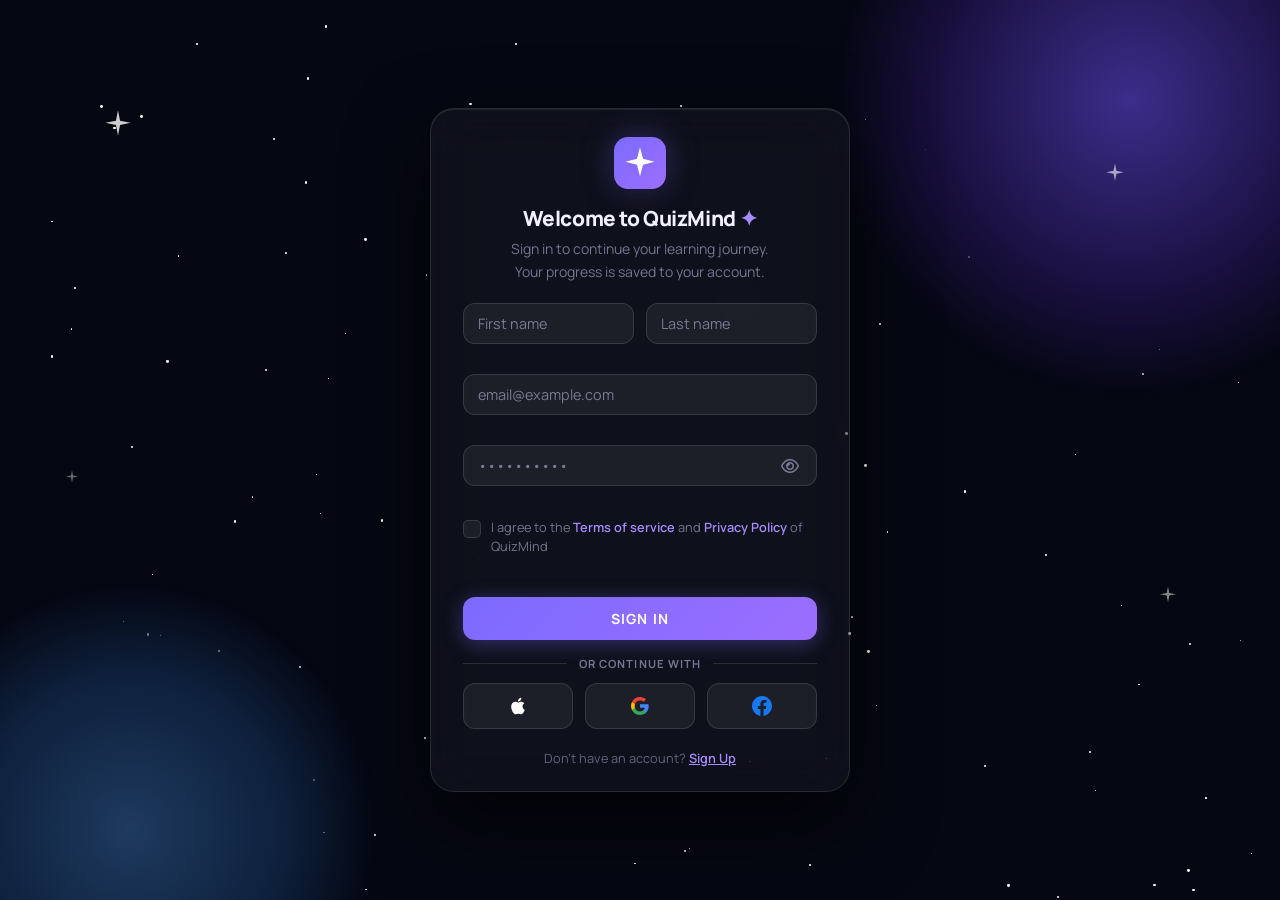
<file: index.html>
<!DOCTYPE html>
<html lang="en">

<!-- ============================================================
     HEAD
     ============================================================ -->

<head>
    <meta charset="UTF-8">
    <meta name="viewport" content="width=device-width, initial-scale=1.0">
    <title>QuizMind</title>
    <meta name="description" content="A modern and elegant quiz experience.">
    <link rel="preconnect" href="https://fonts.googleapis.com">
    <link rel="preconnect" href="https://fonts.gstatic.com" crossorigin>
    <link
        href="https://fonts.googleapis.com/css2?family=Manrope:wght@400;500;600;700;800&family=Inter:wght@400;500;600;700&display=swap"
        rel="stylesheet">
    <link rel="stylesheet" href="https://cdnjs.cloudflare.com/ajax/libs/font-awesome/6.5.0/css/all.min.css"
    crossorigin="anonymous" referrerpolicy="no-referrer" />
    <link rel="stylesheet" href="style.css">
</head>

<body>
    <!-- ============================================================
     HEADER
     ============================================================ -->
    <header class="global-header">
        <div class="header-inner">
            <div class="logo" style="cursor: pointer;">QuizMind</div>

            <nav class="main-nav">
                <a href="#" id="nav-browse" class="nav-link active">Browse</a>
                <a href="#" id="nav-categories" class="nav-link">Categories</a>
                <a href="#" id="nav-leaderboard" class="nav-link">Leaderboard</a>
                <a href="#" id="nav-my-quizzes" class="nav-link">My Quizzes</a>
            </nav>

            <div class="header-right">
                <div class="header-auth">
                    <a href="login.html" class="nav-link sign-in-link" id="nav-sign-in">Sign In</a>
                    <button class="btn btn-primary btn-sm get-started-btn" id="btn-get-started"
                        onclick="window.location.href='signup.html'">Get Started</button>

                    <span id="user-display-desktop"
                        style="display: none; font-size: 0.9rem; font-weight: 500; margin-right: 0.5rem; opacity: 0.8;"></span>
                    <button id="logout-btn-desktop" class="btn btn-ghost"
                        style="display: none; color: #e74c3c;">Logout</button>

                    <button id="theme-toggle" class="btn btn-ghost">
                        <i class="fa-solid fa-moon"></i>
                    </button>
                </div>
                <div class="header-close">
                    <button class="btn-icon"><i class="fa-solid fa-xmark"></i></button>
                </div>
                <button class="hamburger-btn" id="hamburger-btn" aria-label="Open menu" aria-expanded="false">
                    <span class="ham-bar"></span>
                    <span class="ham-bar"></span>
                    <span class="ham-bar"></span>
                </button>
            </div>

            <div class="mobile-drawer" id="mobile-drawer" aria-hidden="true">
                <div class="mobile-drawer-inner">
                    <nav class="mobile-nav">
                        <a href="#" id="mob-nav-browse" class="mob-nav-link active"><i class="fa-solid fa-compass"></i>
                            Browse</a>
                        <a href="#" id="mob-nav-categories" class="mob-nav-link"><i class="fa-solid fa-grid-2"></i>
                            Categories</a>
                        <a href="#" id="mob-nav-leaderboard" class="mob-nav-link"><i class="fa-solid fa-trophy"></i>
                            Leaderboard</a>
                        <a href="#" id="mob-nav-my-quizzes" class="mob-nav-link"><i class="fa-solid fa-bookmark"></i> My
                            Quizzes</a>
                    </nav>
                    <div class="mobile-drawer-auth">
                        <div id="guest-ui-mobile">
                            <a href="login.html" class="mob-sign-in-link mob-nav-link"
                                style="margin-bottom: 0.75rem;"><i class="fa-regular fa-user"></i> Sign In</a>
                            <button class="btn btn-primary w-full" id="mob-get-started-btn"
                                onclick="window.location.href='signup.html'">Get Started Free</button>
                        </div>

                        <div id="auth-ui-mobile" style="display: none; text-align: left;">
                            <div id="user-display-mobile"
                                style="font-size: 0.9rem; font-weight: 600; padding: 0.5rem; margin-bottom: 0.5rem; border-bottom: 1px solid rgba(0,0,0,0.1); opacity: 0.8;">
                            </div>
                            <button id="logout-btn-mobile" class="btn w-full"
                                style="background-color: #e74c3c; color: white;">Logout</button>
                        </div>
                    </div>
                </div>
            </div>
            <div class="drawer-backdrop" id="drawer-backdrop"></div>

        </div>
    </header>


    <!-- ============================================================
     MAIN — JS toggles .active on each section to show/hide views
     ============================================================ -->
    <main class="app-main">


        <!-- ========================================================
         VIEW: LANDING
         ======================================================== -->
        <section id="landing-view" class="view active">
            <div class="hero-container">

                <div class="hero-text">
                    <div class="hero-pill">Unlock Your Potential</div>
                    <h1 class="hero-title">Master New Skills with Curated <span class="text-highlight">Interactive
                            Quizzes</span></h1>
                    <p class="hero-desc">Join thousands of creative professionals sharpening their craft through daily
                        challenges and community-driven learning.</p>
                    <div class="hero-actions">
                        <button id="btn-browse" class="btn btn-primary">Start Your Journey</button>
                        <button class="btn btn-outline"><span class="icon"><i class="fa-solid fa-play"></i></span> See
                            How It Works</button>
                    </div>
                </div>

                <div class="hero-image-wrapper">
                    <div class="hero-image-placeholder">
                        <img src="images/landingpage1.jpg" class="hero-image" />
                        <div class="hero-overlay"></div>
                    </div>
                </div>

                <div class="trending-section">
                    <div class="section-header">
                        <div>
                            <h2 class="section-title">Trending Categories</h2>
                            <p class="section-subtitle">The most popular paths for modern designers</p>
                        </div>
                        <a href="#" class="explore-link">Explore All Categories</a>
                    </div>
                    <div class="trending-grid">
                        <div class="trending-card">
                            <div class="card-icon blue"><i class="fa-solid fa-globe"></i></div>
                            <h3>Web Design</h3>
                            <p>Responsive layouts, modern CSS, and performance optimization.</p>
                            <div class="card-stats">142 Quizzes • 12k Learners</div>
                            <button class="btn btn-light w-full">Browse Quizzes</button>
                        </div>
                        <div class="trending-card">
                            <div class="card-icon blue"><i class="fa-solid fa-pen-to-square"></i></div>
                            <h3>UX Design</h3>
                            <p>User research, behavioral psychology, and information architecture.</p>
                            <div class="card-stats">211 Quizzes • 45k Learners</div>
                            <button class="btn btn-light w-full">Browse Quizzes</button>
                        </div>
                        <div class="trending-card">
                            <div class="card-icon blue"><i class="fa-solid fa-film"></i></div>
                            <h3>Motion Graphics</h3>
                            <p>Timing curves, physics-based animation, and storytelling.</p>
                            <div class="card-stats">85 Quizzes • 8k Learners</div>
                            <button class="btn btn-light w-full">Browse Quizzes</button>
                        </div>
                    </div>
                </div>

                <div class="steps-section">
                    <h2 class="section-title center">Three Steps to Mastery</h2>
                    <div class="steps-flow">
                        <div class="step">
                            <div class="step-circle"><i class="fa-solid fa-magnifying-glass"></i></div>
                            <h4>Discover</h4>
                            <p>Browse our library of thousands of community-verified design quizzes.</p>
                        </div>
                        <div class="step-line"></div>
                        <div class="step">
                            <div class="step-circle"><i class="fa-solid fa-rocket"></i></div>
                            <h4>Challenge</h4>
                            <p>Put your knowledge to the test with time-based interactive sessions.</p>
                        </div>
                        <div class="step-line"></div>
                        <div class="step">
                            <div class="step-circle"><i class="fa-solid fa-chart-line"></i></div>
                            <h4>Improve</h4>
                            <p>Get instant feedback and personalized recommendations for growth.</p>
                        </div>
                    </div>
                </div>

                <div class="cta-section">
                    <div class="cta-inner">
                        <h2 class="cta-title">Ready to test your design IQ?</h2>
                        <p class="cta-subtitle">Join a community of 50,000+ designers level up their careers every day.
                        </p>
                        <button class="btn btn-primary-light"
                            onclick="document.getElementById('btn-browse').click();">Get Started Free</button>
                    </div>
                </div>

            </div>
        </section>
        <!-- /VIEW: LANDING -->


        <!-- ========================================================
         VIEW: CATEGORIES
         ======================================================== -->
        <section id="categories-view" class="view">
            <div class="explore-header">
                <h1 class="section-title center">Explore Knowledge</h1>
                <p class="section-subtitle center max-w-md mx-auto">Dive into our curated collection of quizzes. From
                    artistic movements to quantum physics, find the perfect challenge for your curious mind.</p>
            </div>

            <div id="categories-grid" class="mockup-categories-grid">
                <!-- Injected by JS -->
            </div>

            <div class="weekly-special">
                <div class="weekly-text">
                    <div class="weekly-pill">Weekly Special</div>
                    <h2 class="weekly-title">Master the Classics</h2>
                    <p>This week, we're highlighting our new "Classical Civilizations" series. Unlock exclusive badges
                        and climb the leaderboards.</p>
                    <div class="weekly-badges">
                        <span class="badge"><span class="icon"><i class="fa-regular fa-star"></i></span> Exclusive
                            Rewards</span>
                        <span class="badge"><span class="icon"><i class="fa-regular fa-users"></i></span> 1.2k Active
                            Now</span>
                    </div>
                </div>
                <div class="weekly-image-wrapper">
                    <div class="weekly-image"></div>
                    <div class="floating-badge-2">
                        <div class="fb2-icon"><i class="fa-thin fa-play"></i></div>
                        <div class="fb2-text"><strong>Recommended For You</strong><br>The Roman Empire: Rise and Fall
                        </div>
                    </div>
                </div>
            </div>
        </section>
        <!-- /VIEW: CATEGORIES -->


        <!-- ========================================================
         VIEW: QUIZ INTRO
         ======================================================== -->
        <section id="intro-view" class="view">
            <div class="intro-wrapper">
                <div class="intro-top-section">
                    <div class="intro-image-pane"></div>
                    <div class="intro-content">
                        <div class="intro-category-tag"><span class="icon-grid"></span> <span
                                class="tag-text">Quizz</span></div>
                        <h1 id="intro-title" class="intro-title">Principles of Contemporary Web Design</h1>
                        <div class="intro-pills">
                            <div class="intro-pill"><span class="icon-file"></span> <span
                                    id="intro-question-count">5</span> Questions</div>
                            <div class="intro-pill"><span class="icon-clock"></span> <span
                                    id="intro-time-estimate">10</span> Minutes</div>
                            <div class="intro-pill"><span class="icon-graph"></span> Intermediate</div>
                        </div>
                        <div class="intro-desc">
                            <p><strong>What's covered:</strong></p>
                            <p class="desc-p"></p>
                        </div>
                        <div class="intro-actions">
                            <button id="btn-start-quiz" class="btn btn-primary btn-large">Start Quiz</button>
                            <button class="btn btn-ghost ml-4"
                                onclick="document.getElementById('btn-back-categories').click();">Cancel and Go
                                Back</button>
                        </div>
                    </div>
                </div>

                <div class="intro-stats">
                    <div class="stat-card">
                        <div class="stat-icon-wrap"><span class="stat-icon-img users"><i
                                    class="fa-solid fa-users"></i></span></div>
                        <h3>12,400+</h3>
                        <p>Students Enrolled</p>
                    </div>
                    <div class="stat-card">
                        <div class="stat-icon-wrap"><span class="stat-icon-img star"><i
                                    class="fa-regular fa-star"></i></span></div>
                        <h3>4.8 / 5.0</h3>
                        <p>Average Rating</p>
                    </div>
                    <div class="stat-card">
                        <div class="stat-icon-wrap"><span class="stat-icon-img badge"><i
                                    class="fa-solid fa-award"></i></span></div>
                        <h3>Certificate</h3>
                        <p>Available on Success</p>
                    </div>
                </div>

                <button id="btn-back-categories" style="display:none;"></button>
            </div>
        </section>
        <!-- /VIEW: QUIZ INTRO -->


        <!-- ========================================================
         VIEW: ACTIVE QUIZ
         ======================================================== -->
        <section id="quiz-view" class="view">
            <header class="quiz-header">
                <div class="quiz-header-top">
                    <div class="quiz-t-left">Web Design Mastery</div>
                    <div id="progress-text" class="quiz-t-center">Question 1 of 5</div>
                    <div class="quiz-t-right">Time Remaining: 14:52</div>
                </div>
                <div class="progress-bar-bg">
                    <div id="progress-bar-fill" class="progress-bar-fill"></div>
                </div>
            </header>

            <div class="question-container">
                <div class="q-card">
                    <h2 id="question-text" class="headline-md">What is the primary goal of User Experience (UX) design?
                    </h2>
                </div>
                <div id="answers-grid" class="options-grid">
                    <!-- Injected by JS -->
                </div>
            </div>

            <footer class="quiz-footer">
                <button class="btn btn-light">Previous Question</button>
                <button id="btn-next" class="btn btn-primary" disabled>Next Question &rarr;</button>
            </footer>
        </section>
        <!-- /VIEW: ACTIVE QUIZ -->


        <!-- ========================================================
         VIEW: RESULTS
         ======================================================== -->
        <section id="results-view" class="view">
            <div class="results-container">
                <div class="results-header">
                    <div class="trophy-icon"><i class="fa-solid fa-trophy" style="color: rgb(252, 255, 59);"></i></div>
                    <h1 class="results-title">Congratulations!</h1>
                    <p id="feedback-message" class="results-subtitle">You've mastered this challenge with flying colors.
                    </p>
                </div>

                <div class="score-main-card">
                    <div class="score-label">FINAL SCORE</div>
                    <div class="score-number-wrapper">
                        <span id="final-score">5 / 5</span>
                    </div>
                    <div class="accuracy-pill">
                        <span class="icon"><i class="fa-solid fa-check" style="color: rgb(29, 184, 46);"></i></span>
                        100% Accuracy
                    </div>
                </div>

                <div class="results-stats-row">
                    <div class="stat-box">
                        <div class="stat-icon star"><i class="fa-regular fa-star"></i></div>
                        <div class="stat-label">Points Earned</div>
                        <div class="stat-val">1,250 XP</div>
                    </div>
                    <div class="stat-box">
                        <div class="stat-icon clock">
                            <i class="fa-duotone fa-solid fa-hourglass-start fa-2xs"
                                style="--fa-primary-color: rgb(177, 151, 252); --fa-secondary-color: rgb(31, 48, 221);"></i>
                        </div>
                        <div class="stat-label">Time Spent</div>
                        <div class="stat-val">03:42</div>
                    </div>
                    <div class="stat-box">
                        <div class="stat-icon chart"><i class="fa-regular fa-ranking-star"></i></div>
                        <div class="stat-label">Global Rank</div>
                        <div class="stat-val">#142</div>
                    </div>
                </div>

                <div class="results-summary-box">
                    <div class="summary-header">
                        <span>Question Summary</span>
                        <a href="#" class="view-details">View Details</a>
                    </div>
                    <div class="summary-item">
                        <div class="item-num">1</div>
                        <div class="item-text">
                            <strong>The capital of France?</strong>
                            <span>Correct Answer: Paris</span>
                        </div>
                        <div class="item-status correct"><i class="fa-solid fa-check"></i></div>
                    </div>
                    <div class="summary-item">
                        <div class="item-num">2</div>
                        <div class="item-text">
                            <strong>Largest planet in our solar system?</strong>
                            <span>Correct Answer: Jupiter</span>
                        </div>
                        <div class="item-status correct"><i class="fa-solid fa-check"></i></div>
                    </div>
                    <div class="show-all">Show all questions <i class="fa-solid fa-chevron-right"></i></div>
                </div>

                <div class="results-actions">
                    <button id="btn-retry" class="btn btn-primary"><span class="icon">↻</span> Play Again</button>
                    <button id="btn-home" class="btn btn-white"><span class="icon"><i
                                class="fa-solid fa-house"></i></span> Back to Home</button>
                </div>
            </div>
        </section>
        <!-- /VIEW: RESULTS -->


        <!-- ========================================================
         VIEW: LEADERBOARD
         ======================================================== -->
        <section id="leaderboard-view" class="view">
            <div class="explore-header">
                <h1 class="section-title center">Global Leaderboard</h1>
                <p class="section-subtitle center max-w-md mx-auto">See how you rank against the top minds in the
                    QuizMind community.</p>
            </div>
            <div class="leaderboard-container">
                <div id="leaderboard-list">
                    <!-- Injected by JS -->
                </div>
            </div>
        </section>
        <!-- /VIEW: LEADERBOARD -->


        <!-- ========================================================
         VIEW: MY QUIZZES
         ======================================================== -->
        <section id="my-quizzes-view" class="view">
            <div class="explore-header">
                <h1 class="section-title center">My Quizzes</h1>
                <p class="section-subtitle center max-w-md mx-auto">Resume your active challenges or review your
                    completed triumphs.</p>
            </div>
            <div class="my-quizzes-container">
                <div id="my-quizzes-list" class="mockup-categories-grid">
                    <!-- Injected by JS -->
                </div>
            </div>
        </section>
        <!-- /VIEW: MY QUIZZES -->


    </main>
    <!-- /MAIN -->


    <!-- ============================================================
     FOOTER
     ============================================================ -->
    <footer class="global-footer">
        <div class="footer-inner">
            <div class="footer-left">
                <div class="logo logo-sm">QuizMind</div>
            </div>
            <div class="footer-links">
                <a href="#">About Us</a>
                <a href="#">Privacy Policy</a>
                <a href="#">Terms of Service</a>
                <a href="#">Help Center</a>
                <a href="#">Contact</a>
            </div>
            <div class="footer-social">
                <span class="social-icon"><i class="fa-brands fa-twitter"></i></span>
                <span class="social-icon"><i class="fa-regular fa-envelope"></i></span>
            </div>
        </div>
    </footer>
    <!-- /FOOTER -->


    <!-- ============================================================
     MODAL: HOW IT WORKS
     ============================================================ -->
    <div id="how-it-works-modal" class="hiw-overlay" aria-hidden="true">
        <div class="hiw-modal" role="dialog" aria-modal="true" aria-labelledby="hiw-title">
            <button class="hiw-close" id="hiw-close-btn" aria-label="Close"><i class="fa-solid fa-xmark"></i></button>
            <div class="hiw-header">
                <div class="hiw-pill">Quick Guide</div>
                <h2 id="hiw-title" class="hiw-title">How QuizMind Works</h2>
                <p class="hiw-subtitle">Three simple steps to sharpen your skills every day.</p>
            </div>
            <div class="hiw-steps">
                <div class="hiw-step" style="--delay:0.1s">
                    <div class="hiw-step-num">01</div>
                    <div class="hiw-step-circle"><i class="fa-solid fa-magnifying-glass"></i></div>
                    <div class="hiw-step-body">
                        <h3>Discover</h3>
                        <p>Browse our curated library of quizzes across design, logic, motion, and more. Filter by topic
                            or difficulty to find your perfect challenge.</p>
                    </div>
                </div>
                <div class="hiw-connector"><i class="fa-solid fa-arrow-right"></i></div>
                <div class="hiw-step" style="--delay:0.2s">
                    <div class="hiw-step-num">02</div>
                    <div class="hiw-step-circle"><i class="fa-solid fa-rocket"></i></div>
                    <div class="hiw-step-body">
                        <h3>Challenge</h3>
                        <p>Each quiz is timed. Answer questions, navigate back if needed, and race the clock. Your score
                            updates in real time — no double-counting, ever.</p>
                    </div>
                </div>
                <div class="hiw-connector"><i class="fa-solid fa-arrow-right"></i></div>
                <div class="hiw-step" style="--delay:0.3s">
                    <div class="hiw-step-num">03</div>
                    <div class="hiw-step-circle"><i class="fa-solid fa-chart-line"></i></div>
                    <div class="hiw-step-body">
                        <h3>Improve</h3>
                        <p>Review your detailed results summary, check the leaderboard, and resume saved quizzes from
                            "My Quizzes" — your progress is always saved.</p>
                    </div>
                </div>
            </div>
            <div class="hiw-actions">
                <button class="btn btn-primary" id="hiw-start-btn">Start Exploring</button>
                <button class="btn btn-ghost" id="hiw-dismiss-btn">Maybe Later</button>
            </div>
        </div>
    </div>
    <!-- /MODAL: HOW IT WORKS -->


    <!-- ============================================================
     SCRIPTS
     ============================================================ -->
    <script src="auth.js"></script>
    <script type="module" src="app.js"></script>

</body>

</html>
</file>
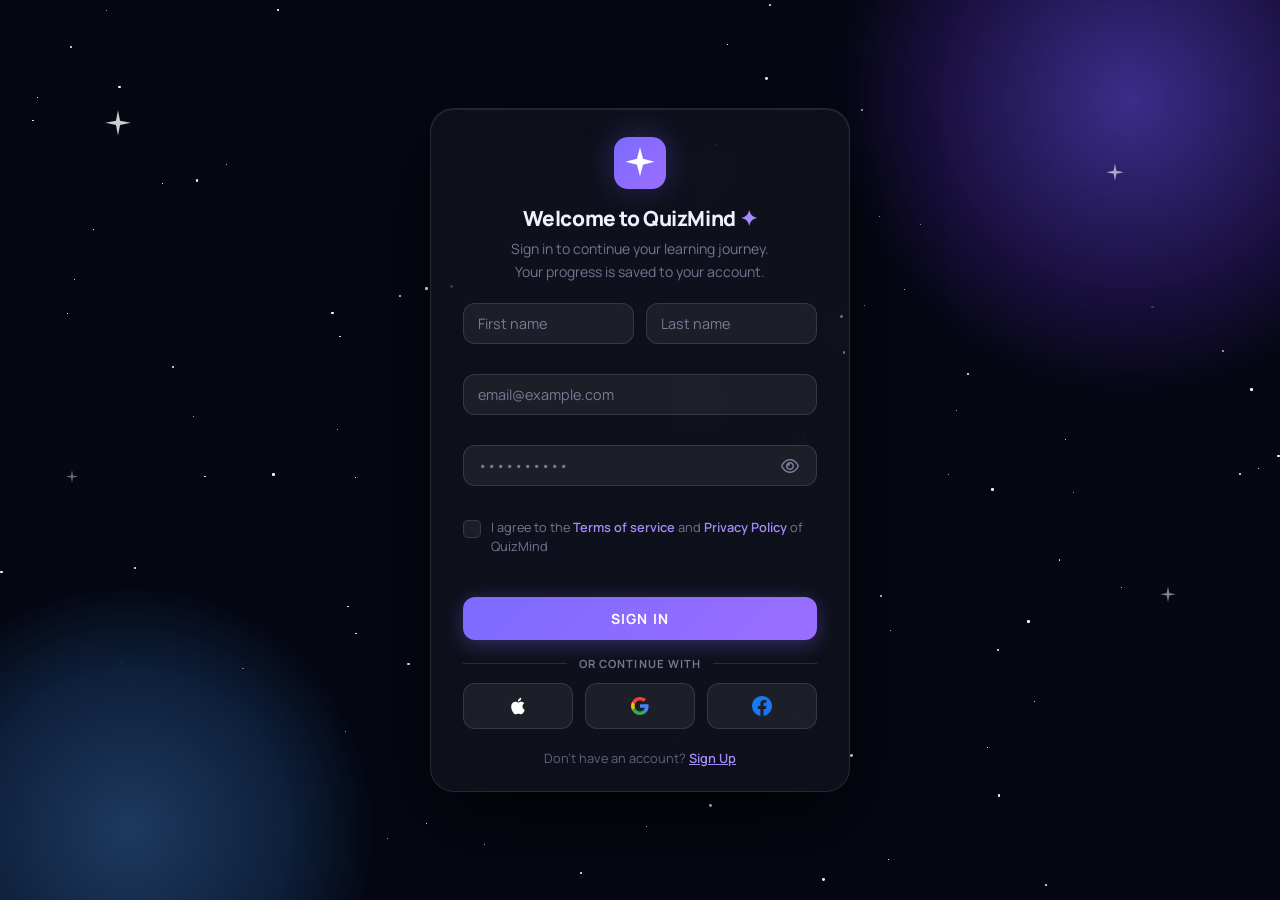
<file: login.html>
<!DOCTYPE html>
<html lang="en">

<head>
    <meta charset="UTF-8">
    <meta name="viewport" content="width=device-width, initial-scale=1.0">
    <title>Sign In — QuizMind</title>
    <link rel="preconnect" href="https://fonts.googleapis.com">
    <link rel="preconnect" href="https://fonts.gstatic.com" crossorigin>
    <link href="https://fonts.googleapis.com/css2?family=Manrope:wght@400;500;600;700;800&family=Inter:wght@400;500;600;700&display=swap" rel="stylesheet">
    <link rel="stylesheet" href="https://cdnjs.cloudflare.com/ajax/libs/font-awesome/6.5.0/css/all.min.css" crossorigin="anonymous" referrerpolicy="no-referrer" />
    <link rel="stylesheet" href="css/login.css">
</head>

<body class="login-body">

    <!-- Stars (generated by JS) -->
    <div id="stars-container"></div>

    <!-- Planet glows -->
    <div class="planet-glow"></div>
    <div class="planet-glow-2"></div>

    <!-- Floating sparkles -->
    <div class="sparkle sparkle--tl">
        <svg width="32" height="32" viewBox="0 0 28 28" fill="none"><path d="M14 2L15.8 11.2L25 13L15.8 14.8L14 24L12.2 14.8L3 13L12.2 11.2L14 2Z" fill="white" fill-opacity="0.8"/></svg>
    </div>
    <div class="sparkle sparkle--tr">
        <svg width="22" height="22" viewBox="0 0 28 28" fill="none"><path d="M14 2L15.8 11.2L25 13L15.8 14.8L14 24L12.2 14.8L3 13L12.2 11.2L14 2Z" fill="white" fill-opacity="0.6"/></svg>
    </div>
    <div class="sparkle sparkle--ml">
        <svg width="16" height="16" viewBox="0 0 28 28" fill="none"><path d="M14 2L15.8 11.2L25 13L15.8 14.8L14 24L12.2 14.8L3 13L12.2 11.2L14 2Z" fill="white" fill-opacity="0.4"/></svg>
    </div>
    <div class="sparkle sparkle--mr">
        <svg width="20" height="20" viewBox="0 0 28 28" fill="none"><path d="M14 2L15.8 11.2L25 13L15.8 14.8L14 24L12.2 14.8L3 13L12.2 11.2L14 2Z" fill="white" fill-opacity="0.5"/></svg>
    </div>

    <!-- Card -->
    <div class="login-card">

        <!-- App icon -->
        <div class="login-icon-wrap">
            <div class="login-icon">
                <svg width="34" height="34" viewBox="0 0 28 28" fill="none">
                    <path d="M14 1L16.5 10.5L26 13L16.5 15.5L14 25L11.5 15.5L2 13L11.5 10.5L14 1Z" fill="white"/>
                </svg>
            </div>
        </div>

        <!-- Title -->
        <div class="login-title-block">
            <h1 class="login-title">Welcome to QuizMind<span class="login-title-star">✦</span></h1>
            <p class="login-subtitle">Sign in to continue your learning journey.<br>Your progress is saved to your account.</p>
        </div>

        <!-- Form -->
        <form id="login-form" class="login-form" novalidate>

            <!-- First + Last name -->
            <div class="name-row">
                <div class="form-group">
                    <input type="text" id="firstName" name="firstName" class="login-input" placeholder="First name" autocomplete="given-name">
                    <span class="form-error" id="firstName-error"></span>
                </div>
                <div class="form-group">
                    <input type="text" id="lastName" name="lastName" class="login-input" placeholder="Last name" autocomplete="family-name">
                    <span class="form-error" id="lastName-error"></span>
                </div>
            </div>

            <!-- Email -->
            <div class="form-group">
                <input type="email" id="email" name="email" class="login-input" placeholder="email@example.com" autocomplete="email">
                <span class="form-error" id="email-error"></span>
            </div>

            <!-- Password -->
            <div class="form-group">
                <div class="password-wrap">
                    <input type="password" id="password" name="password" class="login-input" placeholder="••••••••••" autocomplete="current-password">
                    <button type="button" class="eye-btn" id="toggle-password" aria-label="Show password">
                        <i class="fa-regular fa-eye" id="eye-icon"></i>
                    </button>
                </div>
                <span class="form-error" id="password-error"></span>
            </div>

            <!-- Terms -->
            <label class="terms-label">
                <input type="checkbox" id="terms-checkbox" class="terms-checkbox">
                <span class="terms-checkbox-custom"></span>
                <span class="terms-text">
                    I agree to the <a href="#" class="terms-link">Terms of service</a> and <a href="#" class="terms-link">Privacy Policy</a> of QuizMind
                </span>
            </label>
            <span class="form-error" id="terms-error"></span>

            <!-- Submit -->
            <button type="submit" class="login-submit-btn" id="login-submit">
                <span id="login-btn-text">SIGN IN</span>
                <i class="fa-solid fa-spinner fa-spin" id="login-spinner" style="display:none;"></i>
            </button>

        </form>

        <!-- Divider -->
        <div class="social-divider">
            <span class="social-divider-line"></span>
            <span class="social-divider-text">OR CONTINUE WITH</span>
            <span class="social-divider-line"></span>
        </div>

        <!-- Social buttons -->
        <div class="social-btns">
            <button type="button" class="social-btn" title="Apple">
                <svg width="20" height="20" viewBox="0 0 24 24" fill="white"><path d="M18.71 19.5c-.83 1.24-1.71 2.45-3.05 2.47-1.34.03-1.77-.79-3.29-.79-1.53 0-2 .77-3.27.82-1.31.05-2.3-1.32-3.14-2.53C4.25 17 2.94 12.45 4.7 9.39c.87-1.52 2.43-2.48 4.12-2.51 1.28-.02 2.5.87 3.29.87.78 0 2.26-1.07 3.8-.91.65.03 2.47.26 3.64 1.98-.09.06-2.17 1.28-2.15 3.81.03 3.02 2.65 4.03 2.68 4.04-.03.07-.42 1.44-1.38 2.83M13 3.5c.73-.83 1.94-1.46 2.94-1.5.13 1.17-.34 2.35-1.04 3.19-.69.85-1.83 1.51-2.95 1.42-.15-1.15.41-2.35 1.05-3.11z"/></svg>
            </button>
            <button type="button" class="social-btn" title="Google">
                <svg width="18" height="18" viewBox="0 0 18 18" fill="none">
                    <path d="M17.64 9.2c0-.637-.057-1.251-.164-1.84H9v3.481h4.844a4.14 4.14 0 0 1-1.796 2.716v2.259h2.908c1.702-1.567 2.684-3.875 2.684-6.615z" fill="#4285F4"/>
                    <path d="M9 18c2.43 0 4.467-.806 5.956-2.18l-2.908-2.259c-.806.54-1.837.86-3.048.86-2.344 0-4.328-1.584-5.036-3.711H.957v2.332A8.997 8.997 0 0 0 9 18z" fill="#34A853"/>
                    <path d="M3.964 10.71A5.41 5.41 0 0 1 3.682 9c0-.593.102-1.17.282-1.71V4.958H.957A8.996 8.996 0 0 0 0 9c0 1.452.348 2.827.957 4.042l3.007-2.332z" fill="#FBBC05"/>
                    <path d="M9 3.58c1.321 0 2.508.454 3.44 1.345l2.582-2.58C13.463.891 11.426 0 9 0A8.997 8.997 0 0 0 .957 4.958L3.964 7.29C4.672 5.163 6.656 3.58 9 3.58z" fill="#EA4335"/>
                </svg>
            </button>
            <button type="button" class="social-btn" title="Facebook">
                <svg width="20" height="20" viewBox="0 0 24 24" fill="#1877F2"><path d="M24 12.073c0-6.627-5.373-12-12-12s-12 5.373-12 12c0 5.99 4.388 10.954 10.125 11.854v-8.385H7.078v-3.47h3.047V9.43c0-3.007 1.792-4.669 4.533-4.669 1.312 0 2.686.235 2.686.235v2.953H15.83c-1.491 0-1.956.925-1.956 1.874v2.25h3.328l-.532 3.47h-2.796v8.385C19.612 23.027 24 18.062 24 12.073z"/></svg>
            </button>
        </div>

        <p style="text-align:center; margin-top:20px; font-size:0.8rem; color:rgba(200,200,240,0.45);">
            Don't have an account? <a href="signup.html" style="color:#a78bfa; font-weight:600;">Sign Up</a>
        </p>

    </div>

    <script src="js/login.js"></script>

</body>
</html>
</file>
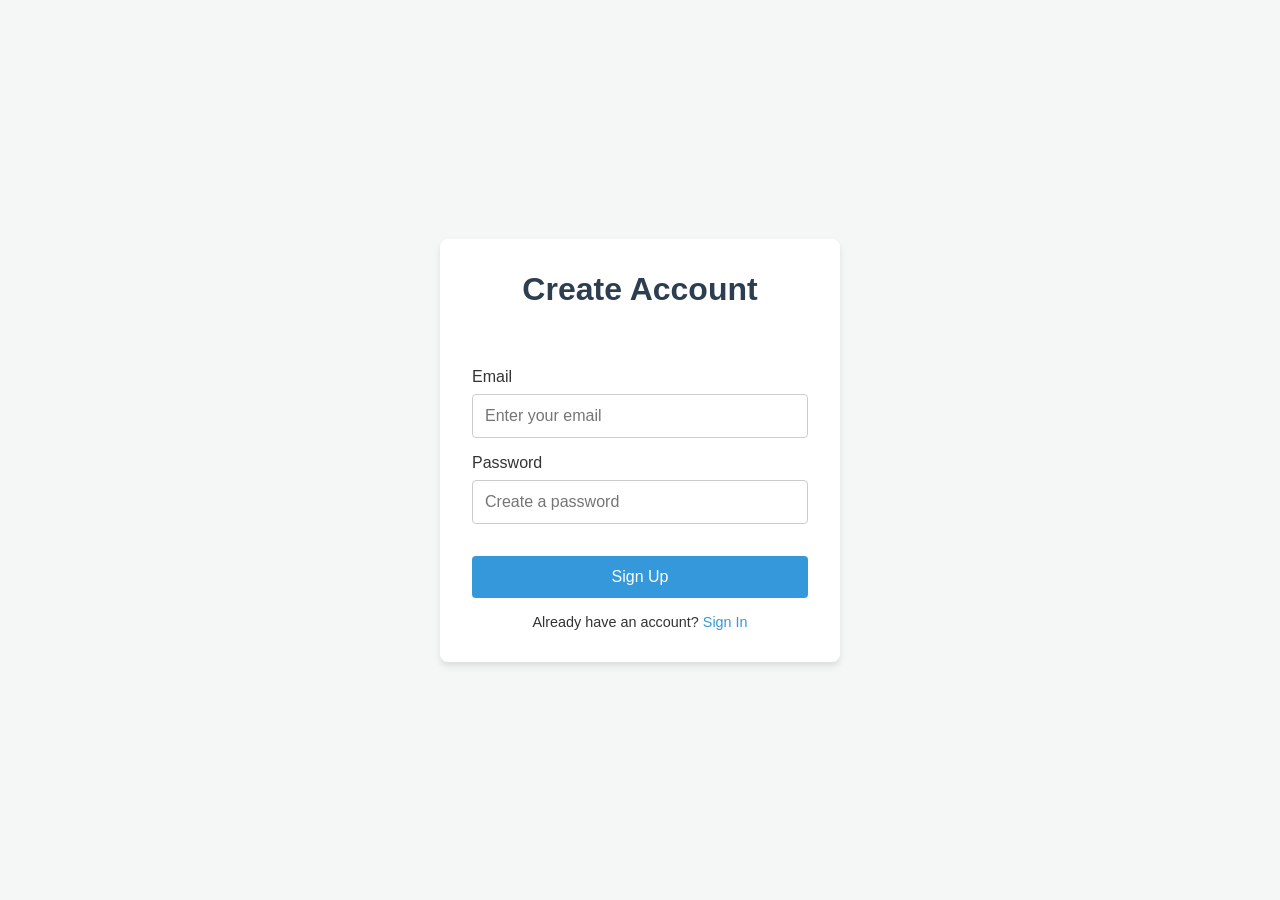
<file: signup.html>
<!DOCTYPE html>
<html lang="en">

<head>
    <meta charset="UTF-8">
    <meta name="viewport" content="width=device-width, initial-scale=1.0">
    <title>Sign Up</title>
    <link rel="stylesheet" href="styleauth.css">
</head>

<body>
    <div class="container">
        <h1>Create Account</h1>
        <div id="error-msg" class="error-msg"></div>

        <form id="signup-form">
            <div class="form-group">
                <label for="email">Email</label>
                <input type="email" id="email" required placeholder="Enter your email">
            </div>
            <div class="form-group">
                <label for="password">Password</label>
                <input type="password" id="password" required placeholder="Create a password">
            </div>
            <button type="submit">Sign Up</button>
        </form>

        <p class="link-text">Already have an account? <a href="login.html">Sign In</a></p>
    </div>

    <script src="auth.js"></script>
</body>

</html>
</file>
<file: style.css>
:root {
    /* Colors */
    --color-primary: #4F46E5;
    /* Indigo */
    --color-primary-hover: #4338ca;
    --color-primary-light: #EEF2FF;
    --color-background: #F4F7FB;
    --color-surface: #FFFFFF;
    --color-border: #E5E7EB;

    --text-dark: #111827;
    --text-muted: #6B7280;
    --text-light: #9CA3AF;

    --color-success: #10B981;
    --color-success-bg: #D1FAE5;

    /* Typography */
    --font-family: 'Inter', 'Manrope', sans-serif;

    /* Shadows */
    --shadow-sm: 0 1px 2px 0 rgba(0, 0, 0, 0.05);
    --shadow-md: 0 4px 6px -1px rgba(0, 0, 0, 0.1), 0 2px 4px -1px rgba(0, 0, 0, 0.06);
    --shadow-lg: 0 10px 15px -3px rgba(0, 0, 0, 0.1), 0 4px 6px -2px rgba(0, 0, 0, 0.05);
    --shadow-float: 0 20px 25px -5px rgba(0, 0, 0, 0.1), 0 10px 10px -5px rgba(0, 0, 0, 0.04);
}

/* Reset & Base */
* {
    margin: 0;
    padding: 0;
    box-sizing: border-box;
}

body {
    font-family: var(--font-family);
    background-color: var(--color-background);
    color: var(--text-dark);
    line-height: 1.5;
    -webkit-font-smoothing: antialiased;
}

a {
    text-decoration: none;
    color: inherit;
}

/* Global Layout Manager */
.app-main {
    max-width: 1200px;
    margin: 0 auto;
    padding: 40px 24px;
    min-height: calc(100vh - 180px);
}

/* Views Management */
.view {
    display: none;
    animation: fadeIn 0.4s ease forwards;
}

.view.active {
    display: block;
}

@keyframes fadeIn {
    from {
        opacity: 0;
        transform: translateY(10px);
    }

    to {
        opacity: 1;
        transform: translateY(0);
    }
}

/* Global Header */
.global-header {
    background: var(--color-surface);
    border-bottom: 1px solid var(--color-border);
    padding: 0 40px;
    height: 80px;
}

.header-inner {
    max-width: 1200px;
    margin: 0 auto;
    height: 100%;
    display: flex;
    align-items: center;
    justify-content: space-between;
}

.logo {
    font-weight: 800;
    font-size: 1.5rem;
    color: var(--color-primary);
    letter-spacing: -0.02em;
}

.main-nav {
    display: flex;
    gap: 32px;
}

.nav-link {
    font-weight: 500;
    font-size: 0.95rem;
    color: var(--text-muted);
    transition: color 0.2s;
    padding-bottom: 4px;
}

.nav-link:hover {
    color: var(--text-dark);
}

.nav-link.active {
    color: var(--color-primary);
    border-bottom: 2px solid var(--color-primary);
}

.header-right {
    display: flex;
}

.header-auth {
    display: flex;
    align-items: center;
    gap: 24px;
}

.sign-in-link {
    color: var(--text-muted);
    font-weight: 500;
}

.header-close {
    display: none;
    /* JS isn't changing this, but we hide it for now as active quiz would use it dynamically ideally, but we maintain the generic header */
}

/* If quiz view is active, we can swap header content using modern pseudo-classes (if needed) but we will keep header generic to prevent breaking */

/* Buttons */
.btn {
    display: inline-flex;
    align-items: center;
    justify-content: center;
    gap: 8px;
    font-weight: 600;
    border-radius: 8px;
    border: none;
    cursor: pointer;
    transition: all 0.2s;
    font-family: inherit;
}

.btn-primary {
    background: var(--color-primary);
    color: #fff;
    padding: 12px 24px;
    font-size: 1rem;
}

.btn-primary:hover:not(:disabled) {
    background: var(--color-primary-hover);
    transform: translateY(-1px);
    box-shadow: var(--shadow-md);
}

.btn-primary:disabled {
    background: var(--text-light);
    cursor: not-allowed;
}

.btn-primary-light {
    background: var(--color-primary);
    color: #fff;
    padding: 14px 28px;
}

.btn-sm {
    padding: 8px 16px;
    font-size: 0.875rem;
}

.btn-large {
    padding: 16px 32px;
    font-size: 1.125rem;
}

.btn-outline {
    background: transparent;
    color: var(--text-dark);
    border: 1px solid var(--color-border);
    padding: 12px 24px;
}

.btn-outline:hover {
    background: var(--color-background);
}

.btn-light {
    background: var(--color-primary-light);
    color: var(--color-primary);
    padding: 12px 24px;
}

.btn-light:hover:not(:disabled) {
    background: #E0E7FF;
}

.btn-white {
    background: var(--color-surface);
    color: var(--text-dark);
    border: 1px solid var(--color-border);
    padding: 12px 24px;
}

.btn-white:hover {
    background: var(--color-background);
}

.btn-ghost {
    background: transparent;
    color: var(--text-muted);
    padding: 12px 24px;
}

.btn-ghost:hover {
    background: var(--color-background);
    color: var(--text-dark);
}

.w-full {
    width: 100%;
    top: 100%;
}

/* === Landing View === */
.hero-container {
    display: grid;
    grid-template-columns: 1fr 1fr;
    gap: 40px;
    align-items: center;
    margin-bottom: 80px;
}

.trending-section,
.steps-section,
.cta-section {
    grid-column: 1 / -1;
}

.hero-pill {
    display: inline-block;
    background: var(--color-primary-light);
    color: var(--color-primary);
    padding: 6px 16px;
    border-radius: 9999px;
    font-weight: 600;
    font-size: 0.875rem;
    margin-bottom: 24px;
}

.hero-title {
    font-size: 3.5rem;
    font-weight: 800;
    line-height: 1.1;
    letter-spacing: -0.02em;
    margin-bottom: 24px;
}

.text-highlight {
    color: var(--color-primary);
}

.hero-desc {
    font-size: 1.125rem;
    color: var(--text-muted);
    margin-bottom: 32px;
    max-width: 480px;
}

.hero-actions {
    display: flex;
    gap: 16px;
}

.hero-image {
    width: 100%;
    height: 100%;
    object-fit: cover;
    border-radius: 50px;
}

.hero-overlay {
    background: linear-gradient(to right,
            rgba(0, 0, 0, 0.6),
            rgba(0, 0, 0, 0.1));
}

.hero-image-wrapper {
    position: relative;
    height: 500px;
    overflow: hidden;
    border-radius: 50px;
}

.hero-image-placeholder {
    width: 100%;
    height: 100%;
    background: linear-gradient(135deg, #1E293B, #0F172A);
    border-radius: 24px;
    box-shadow: var(--shadow-float);
}

.floating-badge {
    position: absolute;
    bottom: -20px;
    left: -30px;
    background: var(--color-surface);
    padding: 16px 24px;
    border-radius: 12px;
    box-shadow: var(--shadow-lg);
    display: flex;
    align-items: center;
    gap: 12px;
}

.badge-icon {
    width: 48px;
    height: 48px;
    background: var(--color-primary-light);
    border-radius: 12px;
    display: flex;
    align-items: center;
    justify-content: center;
    font-size: 24px;
}

.badge-text {
    font-size: 0.875rem;
    color: var(--text-muted);
}

.badge-text strong {
    color: var(--text-dark);
    font-size: 1rem;
}

/* Trending Section */
.trending-section {
    margin-bottom: 80px;
}

.section-header {
    display: flex;
    justify-content: space-between;
    align-items: flex-end;
    margin-bottom: 32px;
}



.section-title {
    font-size: 2rem;
    font-weight: 700;
    margin-bottom: 8px;
}

.section-subtitle {
    color: var(--text-muted);
}

.explore-link {
    color: var(--color-primary);
    font-weight: 600;
}

.trending-grid {
    display: grid;
    grid-template-columns: repeat(3, 1fr);
    gap: 24px;
}

.trending-card {
    background: var(--color-surface);
    border-radius: 20px;
    padding: 32px;
    text-align: center;
    box-shadow: var(--shadow-sm);
    transition: transform 0.2s, box-shadow 0.2s;
    display: flex;
    flex-direction: column;
    align-items: center;
    border: 1px solid var(--color-border);
}

.trending-card:hover {
    transform: translateY(-4px);
    box-shadow: var(--shadow-lg);
}

.trending-card.active-card {
    background: var(--color-primary);
    color: white;
    box-shadow: var(--shadow-float);
    border: none;
}

.trending-card.active-card p {
    color: rgba(255, 255, 255, 0.8);
}

.card-icon {
    width: 56px;
    height: 56px;
    border-radius: 16px;
    display: flex;
    align-items: center;
    justify-content: center;
    font-size: 24px;
    margin-bottom: 24px;
}

.card-icon.blue {
    background: var(--color-primary-light);
    color: var(--color-primary);
}

.card-icon.white {
    background: rgba(255, 255, 255, 0.2);
    color: white;
}

.trending-card h3 {
    font-size: 1.25rem;
    margin-bottom: 12px;
}

.trending-card p {
    color: var(--text-muted);
    font-size: 0.95rem;
    margin-bottom: 24px;
    line-height: 1.6;
}

.card-stats {
    font-size: 0.875rem;
    font-weight: 600;
    margin-bottom: 24px;
    margin-top: auto;
}

/* Steps Section */
.steps-section {
    background: var(--color-primary-light);
    border-radius: 32px;
    padding: 64px 40px;
    margin-bottom: 80px;
    text-align: center;
}

.steps-section .section-title.center {
    text-align: center;
    margin-bottom: 64px;
}

.steps-flow {
    display: flex;
    align-items: center;
    justify-content: center;
    gap: 20px;
}

.step {
    flex: 1;
    max-width: 280px;
    text-align: center;
}

.step-circle {
    width: 80px;
    height: 80px;
    background: var(--color-surface);
    border-radius: 50%;
    display: flex;
    align-items: center;
    justify-content: center;
    font-size: 32px;
    margin: 0 auto 24px;
    box-shadow: var(--shadow-md);
}

.step h4 {
    font-size: 1.25rem;
    margin-bottom: 12px;
}

.step p {
    color: var(--text-muted);
    font-size: 0.95rem;
}

.step-line {
    width: 100px;
    height: 2px;
    border-bottom: 2px dashed #CBD5E1;
    margin-bottom: 80px;
}

/* CTA */
.cta-section {
    background: linear-gradient(135deg, #1E293B, #0F172A);
    border-radius: 24px;
    padding: 64px;
    text-align: center;
    color: white;
}

.cta-title {
    font-size: 2.5rem;
    margin-bottom: 16px;
}

.cta-subtitle {
    color: #94A3B8;
    font-size: 1.125rem;
    margin-bottom: 32px;
}

/* === Categories View === */
.explore-header {
    text-align: center;
    margin-bottom: 48px;
}

.explore-header .section-subtitle {
    max-width: 600px;
    margin: 0 auto;
}

.mockup-categories-grid {
    display: grid;
    grid-template-columns: repeat(3, 1fr);
    grid-auto-rows: 260px;
    gap: 24px;
    margin-bottom: 64px;
}

/* The injected static category cards styling */
.category-card {
    position: relative;
    overflow: hidden;
    color: white;
    display: flex;
    flex-direction: column;
    justify-content: flex-end;
    padding: 20px;
}

.category-card img {
    position: absolute;
    inset: 0;
    width: 100%;
    height: 100%;
    object-fit: cover;
    z-index: 0;
}

.category-card::after {
    content: "";
    position: absolute;
    inset: 0;
    background: rgba(0, 0, 0, 0.4);
    z-index: 1;
}

.category-card h3 {
    position: relative;
    z-index: 2;
}

.category-card:hover {
    transform: translateY(-6px);
    box-shadow: var(--shadow-float);
}

/* Dynamic styling matching mockups layout using nth-child */
.category-card:nth-child(1) {
    grid-column: span 2;
    grid-row: span 2;
    background: linear-gradient(135deg, #9333EA, #4F46E5);
    border-radius: 50px;
}

.category-card:nth-child(2) {
    background: linear-gradient(135deg, #3B82F6, #1D4ED8);
    border-radius: 50px;
}

.category-card:nth-child(3) {
    background: linear-gradient(135deg, #10B981, #059669);
    border-radius: 50px;
}

.category-card:nth-child(n+4) {
    background: linear-gradient(135deg, #F97316, #EA580C);
    border-radius: 50px;
}

.weekly-special {
    background: var(--color-surface);
    border-radius: 24px;
    padding: 48px;
    display: grid;
    grid-template-columns: 1fr 1fr;
    gap: 48px;
    align-items: center;
    box-shadow: var(--shadow-sm);
    border: 1px solid var(--color-border);
}

.weekly-pill {
    color: var(--color-primary);
    font-weight: 600;
    margin-bottom: 16px;
}

.weekly-title {
    font-size: 2.5rem;
    margin-bottom: 16px;
}

.weekly-text p {
    color: var(--text-muted);
    font-size: 1.125rem;
    margin-bottom: 32px;
}

.weekly-badges {
    display: flex;
    gap: 16px;
}

.badge {
    display: flex;
    align-items: center;
    gap: 8px;
    padding: 8px 16px;
    border-radius: 99px;
    border: 1px solid var(--color-border);
    font-weight: 600;
    font-size: 0.875rem;
}

.weekly-image-wrapper {
    position: relative;
    height: 300px;
}

.weekly-image {
    width: 100%;
    height: 100%;
    border-radius: 16px;
    background: url('https://images.unsplash.com/photo-1555938749-e2b24da4593e?auto=format&fit=crop&w=800&q=80') center/cover;
}

.floating-badge-2 {
    position: absolute;
    bottom: -20px;
    right: -20px;
    background: var(--color-surface);
    padding: 16px 20px;
    border-radius: 12px;
    box-shadow: var(--shadow-lg);
    display: flex;
    align-items: center;
    gap: 12px;
}

.fb2-icon {
    width: 40px;
    height: 40px;
    background: var(--color-primary-light);
    color: var(--color-primary);
    border-radius: 50%;
    display: flex;
    align-items: center;
    justify-content: center;
}

.fb2-text {
    font-size: 0.875rem;
    color: var(--text-muted);
}

.fb2-text strong {
    color: var(--text-dark);
}

/* === Intro View === */
.intro-wrapper {
    max-width: 1000px;
    margin: 0 auto;
}

.intro-top-section {
    background: var(--color-surface);
    border-radius: 24px;
    overflow: hidden;
    display: grid;
    grid-template-columns: 1fr 1fr;
    box-shadow: var(--shadow-sm);
    border: 1px solid var(--color-border);
    margin-bottom: 24px;
}

.intro-image-pane {
    background: url('https://images.unsplash.com/photo-1498050108023-c5249f4df085?auto=format&fit=crop&w=800&q=80') center/cover;
    min-height: 400px;
}

.intro-content {
    padding: 48px;
}

.intro-category-tag {
    display: flex;
    align-items: center;
    gap: 8px;
    color: var(--color-primary);
    font-weight: 600;
    margin-bottom: 16px;
}

.intro-title {
    font-size: 2.25rem;
    line-height: 1.2;
    margin-bottom: 24px;
}

.intro-pills {
    display: flex;
    gap: 12px;
    margin-bottom: 32px;
}

.intro-pill {
    background: var(--color-primary-light);
    color: var(--color-primary);
    padding: 8px 16px;
    border-radius: 99px;
    font-weight: 600;
    font-size: 0.875rem;
    display: flex;
    align-items: center;
    gap: 8px;
}

.intro-desc {
    color: var(--text-muted);
    line-height: 1.6;
    margin-bottom: 40px;
}

.desc-p {
    margin-top: 8px;
}

.intro-actions {
    display: flex;
    gap: 16px;
}

.intro-stats {
    display: grid;
    grid-template-columns: repeat(3, 1fr);
    gap: 24px;
}

.stat-card {
    background: var(--color-surface);
    padding: 24px;
    border-radius: 16px;
    display: flex;
    flex-direction: column;
    box-shadow: var(--shadow-sm);
    border: 1px solid var(--color-border);
}

.stat-icon-wrap {
    margin-bottom: 16px;
}

.stat-card h3 {
    font-size: 1.5rem;
    margin-bottom: 4px;
}

.stat-card p {
    color: var(--text-muted);
    font-size: 0.95rem;
}


/* === Active Quiz View === */
.quiz-header {
    margin-bottom: 40px;
}

.quiz-header-top {
    display: flex;
    justify-content: space-between;
    margin-bottom: 16px;
    font-weight: 500;
    color: var(--text-muted);
}

.quiz-t-left {
    color: var(--color-primary);
}

.quiz-t-center {
    font-weight: 600;
    color: var(--text-dark);
}

.progress-bar-bg {
    width: 100%;
    height: 8px;
    background-color: var(--color-border);
    border-radius: 99px;
    overflow: hidden;
}

.progress-bar-fill {
    height: 100%;
    background-color: var(--color-primary);
    width: 0%;
    transition: width 0.4s ease;
}

.question-container {
    max-width: 800px;
    margin: 0 auto 40px;
}

.q-card {
    background: var(--color-surface);
    padding: 40px;
    border-radius: 16px;
    box-shadow: var(--shadow-sm);
    border: 1px solid var(--color-border);
    margin-bottom: 24px;
    text-align: center;
}

#question-text {
    font-size: 1.5rem;
    font-weight: 600;
}

.options-grid {
    display: flex;
    flex-direction: column;
    gap: 16px;
    counter-reset: option-counter;
}

.option-card {
    background: var(--color-surface);
    border: 1px solid var(--color-border);
    padding: 24px 24px 24px 72px;
    border-radius: 12px;
    cursor: pointer;
    transition: all 0.2s;
    font-weight: 500;
    position: relative;
    counter-increment: option-counter;
}

.option-card::before {
    content: counter(option-counter, upper-alpha);
    position: absolute;
    left: 20px;
    top: 50%;
    transform: translateY(-50%);
    width: 32px;
    height: 32px;
    background: var(--color-primary-light);
    color: var(--color-primary);
    display: flex;
    align-items: center;
    justify-content: center;
    border-radius: 8px;
    font-weight: 700;
    transition: all 0.2s;
}

.option-card:hover {
    background: #F8FAFC;
    border-color: #CBD5E1;
}

.option-card.selected {
    border-color: var(--color-primary);
    background: var(--color-primary-light);
    box-shadow: 0 0 0 1px var(--color-primary);
}

.option-card.selected::before {
    background: var(--color-primary);
    color: white;
}

.quiz-footer {
    max-width: 800px;
    margin: 0 auto;
    display: flex;
    justify-content: space-between;
}


/* === Results View === */
.results-container {
    max-width: 800px;
    margin: 0 auto;
    text-align: center;
}

.results-header {
    margin-bottom: 40px;
}

.trophy-icon {
    font-size: 80px;
    margin-bottom: 16px;
}

.results-title {
    font-size: 2.5rem;
    margin-bottom: 8px;
}

.results-subtitle {
    color: var(--text-muted);
    font-size: 1.125rem;
}

.score-main-card {
    background: var(--color-surface);
    padding: 40px;
    border-radius: 24px;
    box-shadow: var(--shadow-sm);
    border: 1px solid var(--color-border);
    margin-bottom: 32px;
    display: flex;
    flex-direction: column;
    align-items: center;
}

.score-label {
    color: var(--color-primary);
    font-weight: 700;
    letter-spacing: 0.1em;
    margin-bottom: 16px;
}

.score-number-wrapper {
    margin-bottom: 24px;
}

#final-score {
    font-size: 5rem;
    font-weight: 800;
    color: var(--text-dark);
    line-height: 1;
}

.accuracy-pill {
    background: var(--color-success-bg);
    color: var(--color-success);
    padding: 8px 24px;
    border-radius: 99px;
    font-weight: 600;
}

.results-stats-row {
    display: grid;
    grid-template-columns: repeat(3, 1fr);
    gap: 24px;
    margin-bottom: 32px;
}

.stat-box {
    background: var(--color-surface);
    padding: 24px;
    border-radius: 16px;
    box-shadow: var(--shadow-sm);
    border: 1px solid var(--color-border);
}

.stat-box .stat-icon {
    width: 48px;
    height: 48px;
    background: var(--color-primary-light);
    border-radius: 50%;
    display: flex;
    align-items: center;
    justify-content: center;
    margin: 0 auto 16px;
    font-size: 20px;
}

.stat-label {
    color: var(--text-muted);
    font-size: 0.875rem;
    margin-bottom: 4px;
}

.stat-val {
    font-size: 1.5rem;
    font-weight: 700;
}

.results-summary-box {
    background: var(--color-surface);
    border-radius: 16px;
    box-shadow: var(--shadow-sm);
    border: 1px solid var(--color-border);
    padding: 24px;
    text-align: left;
    margin-bottom: 40px;
}

.summary-header {
    display: flex;
    justify-content: space-between;
    margin-bottom: 24px;
    font-weight: 600;
}

.view-details {
    color: var(--color-primary);
    font-weight: 500;
}

.summary-item {
    display: flex;
    align-items: center;
    gap: 16px;
    background: var(--color-background);
    padding: 16px;
    border-radius: 12px;
    margin-bottom: 12px;
}

.item-num {
    width: 32px;
    height: 32px;
    background: var(--color-surface);
    border-radius: 50%;
    display: flex;
    align-items: center;
    justify-content: center;
    font-weight: 600;
    color: var(--color-primary);
}

.item-text {
    flex: 1;
}

.item-text strong {
    display: block;
    margin-bottom: 4px;
}

.item-text span {
    font-size: 0.875rem;
    color: var(--text-muted);
}

.item-status.correct {
    color: var(--color-success);
    font-size: 20px;
}

.show-all {
    text-align: center;
    color: var(--text-muted);
    font-weight: 500;
    margin-top: 24px;
    cursor: pointer;
}

.results-actions {
    display: flex;
    gap: 16px;
    justify-content: center;
}

/* Global Footer */
.global-footer {
    background: var(--color-background);
    border-top: 1px solid var(--color-border);
    padding: 40px;
}

.footer-inner {
    max-width: 1200px;
    margin: 0 auto;
    display: flex;
    align-items: center;
    justify-content: space-between;
}

.footer-left .logo,
.footer-left .logo-sm {
    font-size: 1.25rem;
    margin-bottom: 8px;
}

.copyright {
    color: var(--text-muted);
    font-size: 0.875rem;
}

.footer-links {
    display: flex;
    gap: 24px;
}

.footer-links a {
    color: var(--text-muted);
    font-size: 0.875rem;
}

.footer-links a:hover {
    color: var(--color-primary);
}

.footer-social {
    display: flex;
    gap: 16px;
}

.social-icon {
    width: 32px;
    height: 32px;
    background: var(--color-border);
    border-radius: 50%;
    display: flex;
    align-items: center;
    justify-content: center;
}

/* dark mode */
/* 🌙 DARK MODE */
body.dark {
    --color-background: #0B1220;
    --color-surface: #111827;
    --color-border: #1F2937;

    --text-dark: #F9FAFB;
    --text-muted: #9CA3AF;
    --text-light: #6B7280;

    --color-primary: #818CF8;
    --color-primary-hover: #6366F1;
    --color-primary-light: rgba(129, 140, 248, 0.1);

    --color-success-bg: rgba(16, 185, 129, 0.1);
}

/* تحسينات UI */
body.dark .hero-image-placeholder {
    background: linear-gradient(135deg, #020617, #0F172A);
}

body.dark .trending-card {
    background: var(--color-surface);
    border-color: var(--color-border);
}

body.dark .trending-card.active-card {
    background: var(--color-primary);
}

body.dark .option-card:hover {
    background: #1E293B;
}

body.dark .summary-item {
    background: #020617;
}

body.dark .step-line {
    border-bottom: 2px dashed #334155;
}

body.dark .social-icon {
    background: #1F2937;
}

.leaderboard-wrapper {
    max-width: 800px;
    margin: 0 auto;
    display: flex;
    flex-direction: column;
    gap: 16px;
}

.leaderboard-item {
    background: var(--color-surface);
    color: var(--text-dark);
    padding: 20px;
    border-radius: 10px;
    display: flex;
    justify-content: space-between;
    box-shadow: var(--shadow-sm);
    border: 1px solid var(--color-border);
    transition: 0.3s;
}

/* ─── RESPONSIVE ────────────────────────────────────────────────────────────── */

/* Tablet (≤ 1024px) */
@media (max-width: 1024px) {
    .hero-container {
        grid-template-columns: 1fr;
        gap: 32px;
    }

    .hero-image-wrapper {
        height: 340px;
    }

    .hero-title {
        font-size: 2.5rem;
    }

    .trending-grid {
        grid-template-columns: repeat(2, 1fr);
    }

    .trending-card:last-child {
        grid-column: span 2;
    }

    .mockup-categories-grid {
        grid-template-columns: repeat(2, 1fr);
    }

    .category-card:nth-child(1) {
        grid-column: span 2;
        grid-row: span 1;
    }

    .weekly-special {
        grid-template-columns: 1fr;
    }

    .weekly-image-wrapper {
        height: 220px;
    }

    .intro-top-section {
        grid-template-columns: 1fr;
    }

    .intro-image-pane {
        min-height: 220px;
    }

    .intro-stats {
        grid-template-columns: repeat(3, 1fr);
    }

    .results-stats-row {
        grid-template-columns: repeat(3, 1fr);
    }
}

/* Mobile (≤ 768px) */
@media (max-width: 768px) {
    .global-header {
        padding: 0 16px;
    }

    .main-nav {
        display: none;
        /* hide nav on small — hamburger could be added later */
    }

    .header-auth .sign-in-link {
        display: none;
    }

    .app-main {
        padding: 24px 16px;
    }

    .hero-title {
        font-size: 2rem;
    }

    .hero-desc {
        font-size: 1rem;
    }

    .hero-actions {
        flex-direction: column;
    }

    .hero-image-wrapper {
        height: 240px;
        border-radius: 24px;
    }

    .trending-grid {
        grid-template-columns: 1fr;
    }

    .trending-card:last-child {
        grid-column: span 1;
    }

    .section-header {
        flex-direction: column;
        align-items: flex-start;
        gap: 8px;
    }

    .steps-flow {
        flex-direction: column;
        gap: 32px;
    }

    .step-line {
        display: none;
    }

    .steps-section {
        padding: 40px 20px;
    }

    .cta-section {
        padding: 40px 24px;
    }

    .cta-title {
        font-size: 1.75rem;
    }

    /* Categories */
    .mockup-categories-grid {
        grid-template-columns: 1fr;
        grid-auto-rows: 200px;
    }

    .category-card:nth-child(1) {
        grid-column: span 1;
        grid-row: span 1;
    }

    .weekly-special {
        padding: 28px 20px;
    }

    .floating-badge-2 {
        right: 0;
        bottom: -10px;
    }

    /* Intro */
    .intro-content {
        padding: 28px 20px;
    }

    .intro-title {
        font-size: 1.5rem;
    }

    .intro-pills {
        flex-wrap: wrap;
    }

    .intro-stats {
        grid-template-columns: 1fr;
    }

    .intro-actions {
        flex-direction: column;
    }

    /* Quiz */
    .quiz-header-top {
        font-size: 0.85rem;
    }

    .q-card {
        padding: 24px 16px;
    }

    #question-text {
        font-size: 1.15rem;
    }

    .option-card {
        padding: 16px 16px 16px 56px;
        font-size: 0.9rem;
    }

    .quiz-footer {
        flex-direction: column;
        gap: 12px;
    }

    .quiz-footer .btn {
        width: 100%;
        justify-content: center;
    }

    /* Results */
    .results-stats-row {
        grid-template-columns: 1fr;
    }

    .results-actions {
        flex-direction: column;
    }

    .results-actions .btn {
        width: 100%;
    }

    #final-score {
        font-size: 3.5rem;
    }

    /* Footer */
    .footer-inner {
        flex-direction: column;
        gap: 20px;
        text-align: center;
    }

    .footer-links {
        flex-wrap: wrap;
        justify-content: center;
        gap: 12px;
    }
}

/* Small mobile (≤ 420px) */
@media (max-width: 420px) {
    .hero-title {
        font-size: 1.65rem;
    }

    .logo {
        font-size: 1.2rem;
    }

    .hero-pill {
        font-size: 0.8rem;
    }
}

/* ─── How It Works Modal ──────────────────────────────────────────────────── */
.hiw-overlay {
    position: fixed;
    inset: 0;
    background: rgba(0, 0, 0, 0.55);
    backdrop-filter: blur(4px);
    -webkit-backdrop-filter: blur(4px);
    display: flex;
    align-items: center;
    justify-content: center;
    z-index: 9999;
    padding: 20px;
    opacity: 0;
    pointer-events: none;
    transition: opacity 0.25s ease;
}

.hiw-overlay.open {
    opacity: 1;
    pointer-events: all;
}

.hiw-overlay.open .hiw-modal {
    transform: translateY(0) scale(1);
    opacity: 1;
}

.hiw-modal {
    background: var(--color-surface);
    border-radius: 20px;
    padding: 48px 40px 40px;
    max-width: 840px;
    width: 100%;
    position: relative;
    box-shadow: 0 32px 64px -12px rgba(0, 0, 0, 0.25);
    transform: translateY(24px) scale(0.97);
    opacity: 0;
    transition: transform 0.3s cubic-bezier(0.34, 1.56, 0.64, 1), opacity 0.25s ease;
    max-height: 90vh;
    overflow-y: auto;
}

.dark .hiw-modal {
    background: #1e2235;
    color: var(--text-dark);
}

.hiw-close {
    position: absolute;
    top: 16px;
    right: 16px;
    width: 36px;
    height: 36px;
    border-radius: 50%;
    border: 1.5px solid var(--color-border);
    background: transparent;
    cursor: pointer;
    display: flex;
    align-items: center;
    justify-content: center;
    font-size: 1rem;
    color: var(--text-muted);
    transition: background 0.15s, color 0.15s;
}

.hiw-close:hover {
    background: var(--color-border);
    color: var(--text-dark);
}

.hiw-header {
    text-align: center;
    margin-bottom: 40px;
}

.hiw-pill {
    display: inline-block;
    background: var(--color-primary-light);
    color: var(--color-primary);
    font-size: 0.75rem;
    font-weight: 700;
    letter-spacing: 0.08em;
    text-transform: uppercase;
    padding: 4px 14px;
    border-radius: 99px;
    margin-bottom: 14px;
}

.hiw-title {
    font-size: 1.75rem;
    font-weight: 800;
    color: var(--text-dark);
    margin-bottom: 8px;
}

.hiw-subtitle {
    color: var(--text-muted);
    font-size: 1rem;
}

.hiw-steps {
    display: flex;
    align-items: flex-start;
    gap: 0;
    margin-bottom: 36px;
}

.hiw-connector {
    flex-shrink: 0;
    color: var(--color-primary);
    font-size: 1.1rem;
    opacity: 0.4;
    padding-top: 38px;
    width: 40px;
    text-align: center;
}

.hiw-step {
    flex: 1;
    display: flex;
    flex-direction: column;
    align-items: center;
    text-align: center;
    gap: 12px;
    padding: 24px 16px;
    border-radius: 14px;
    border: 1.5px solid var(--color-border);
    background: var(--color-background);
    transition: border-color 0.2s, box-shadow 0.2s, transform 0.2s;
    animation: hiw-fade-in 0.5s ease both;
    animation-delay: var(--delay, 0s);
}

.hiw-step:hover {
    border-color: var(--color-primary);
    box-shadow: 0 4px 20px rgba(79, 70, 229, 0.12);
    transform: translateY(-3px);
}

.dark .hiw-step {
    background: #252a3d;
    border-color: rgba(255, 255, 255, 0.08);
}

@keyframes hiw-fade-in {
    from {
        opacity: 0;
        transform: translateY(16px);
    }

    to {
        opacity: 1;
        transform: translateY(0);
    }
}

.hiw-step-num {
    font-size: 0.7rem;
    font-weight: 800;
    letter-spacing: 0.1em;
    color: var(--color-primary);
    opacity: 0.6;
}

.hiw-step-circle {
    width: 52px;
    height: 52px;
    border-radius: 50%;
    background: var(--color-primary);
    color: #fff;
    display: flex;
    align-items: center;
    justify-content: center;
    font-size: 1.1rem;
    box-shadow: 0 4px 14px rgba(79, 70, 229, 0.35);
}

.hiw-step-body h3 {
    font-size: 1rem;
    font-weight: 700;
    margin-bottom: 6px;
    color: var(--text-dark);
}

.hiw-step-body p {
    font-size: 0.85rem;
    color: var(--text-muted);
    line-height: 1.55;
}

.hiw-actions {
    display: flex;
    gap: 12px;
    justify-content: center;
}

/* Step cards on landing page: pointer + hover lift */
.step {
    cursor: pointer;
    transition: transform 0.2s, box-shadow 0.2s;
    border-radius: 12px;
    padding: 8px;
}

.step:hover {
    transform: translateY(-4px);
}

.step:hover .step-circle {
    background: var(--color-primary);
    color: #fff;
}

/* Dark mode overrides */
.dark .hiw-title {
    color: #f1f5f9;
}

.dark .hiw-subtitle {
    color: #94a3b8;
}

.dark .hiw-step-body h3 {
    color: #f1f5f9;
}

.dark .hiw-pill {
    background: rgba(79, 70, 229, 0.2);
}

@media (max-width: 640px) {
    .hiw-modal {
        padding: 36px 20px 28px;
    }

    .hiw-steps {
        flex-direction: column;
        gap: 12px;
    }

    .hiw-connector {
        display: none;
    }

    .hiw-step {
        flex-direction: row;
        text-align: left;
        gap: 16px;
        align-items: flex-start;
    }

    .hiw-step-num {
        display: none;
    }

    .hiw-actions {
        flex-direction: column;
    }
}

/* ─── Hamburger Button ────────────────────────────────────────────────────── */
.hamburger-btn {
    display: none;
    flex-direction: column;
    justify-content: center;
    align-items: center;
    gap: 5px;
    width: 40px;
    height: 40px;
    background: transparent;
    border: 1.5px solid var(--color-border);
    border-radius: 8px;
    cursor: pointer;
    padding: 0;
    margin-left: 12px;
    transition: background 0.2s, border-color 0.2s;
    flex-shrink: 0;
}

.hamburger-btn:hover {
    background: var(--color-primary-light);
    border-color: var(--color-primary);
}

.ham-bar {
    display: block;
    width: 18px;
    height: 2px;
    background: var(--text-dark);
    border-radius: 2px;
    transition: transform 0.3s cubic-bezier(0.4, 0, 0.2, 1),
        opacity 0.3s ease,
        width 0.3s ease;
    transform-origin: center;
}

/* X state */
.hamburger-btn.open .ham-bar:nth-child(1) {
    transform: translateY(7px) rotate(45deg);
}

.hamburger-btn.open .ham-bar:nth-child(2) {
    opacity: 0;
    width: 0;
}

.hamburger-btn.open .ham-bar:nth-child(3) {
    transform: translateY(-7px) rotate(-45deg);
}

/* ─── Mobile Drawer ───────────────────────────────────────────────────────── */
.mobile-drawer {
    display: none;
    /* hidden by default, shown at breakpoint */
    position: fixed;
    top: 80px;
    /* below header */
    right: 0;
    width: min(320px, 85vw);
    height: calc(100vh - 80px);
    background: var(--color-surface);
    border-left: 1px solid var(--color-border);
    box-shadow: -8px 0 32px rgba(0, 0, 0, 0.12);
    z-index: 1100;
    transform: translateX(100%);
    transition: transform 0.32s cubic-bezier(0.4, 0, 0.2, 1);
    overflow-y: auto;
}

.mobile-drawer.open {
    transform: translateX(0);
}

.mobile-drawer-inner {
    display: flex;
    flex-direction: column;
    height: 100%;
    padding: 28px 20px 32px;
    gap: 8px;
}

.mobile-nav {
    display: flex;
    flex-direction: column;
    gap: 4px;
    flex: 1;
}

.mob-nav-link {
    display: flex;
    align-items: center;
    gap: 12px;
    padding: 13px 16px;
    border-radius: 10px;
    font-size: 1rem;
    font-weight: 600;
    color: var(--text-muted);
    transition: background 0.18s, color 0.18s, transform 0.18s;
    text-decoration: none;
    border: none;
    background: transparent;
    cursor: pointer;
    width: 100%;
    text-align: left;
}

.mob-nav-link i {
    width: 20px;
    text-align: center;
    font-size: 0.95rem;
    color: var(--text-light);
    transition: color 0.18s;
}

.mob-nav-link:hover,
.mob-nav-link.active {
    background: var(--color-primary-light);
    color: var(--color-primary);
    transform: translateX(4px);
}

.mob-nav-link:hover i,
.mob-nav-link.active i {
    color: var(--color-primary);
}

.mob-nav-link.active {
    font-weight: 700;
}

.mobile-drawer-auth {
    display: flex;
    flex-direction: column;
    gap: 10px;
    border-top: 1px solid var(--color-border);
    padding-top: 20px;
    margin-top: 8px;
}

/* Backdrop */
.drawer-backdrop {
    display: none;
    position: fixed;
    inset: 0;
    top: 80px;
    background: rgba(0, 0, 0, 0.35);
    z-index: 1050;
    opacity: 0;
    transition: opacity 0.3s ease;
    cursor: pointer;
}

.drawer-backdrop.open {
    opacity: 1;
}

/* Dark mode adjustments */
.dark .mobile-drawer {
    background: #1a1f2e;
    border-color: rgba(255, 255, 255, 0.08);
}

.dark .mobile-drawer-auth {
    border-color: rgba(255, 255, 255, 0.08);
}

.dark .ham-bar {
    background: #f1f5f9;
}

.dark .hamburger-btn {
    border-color: rgba(255, 255, 255, 0.15);
}

.dark .hamburger-btn:hover {
    background: rgba(79, 70, 229, 0.15);
    border-color: var(--color-primary);
}

/* ─── Responsive: show hamburger, hide desktop nav ────────────────────────── */
@media (max-width: 768px) {
    .hamburger-btn {
        display: flex;
    }

    .mobile-drawer {
        display: flex;
    }

    /* flex so inner layout works */
    .drawer-backdrop {
        display: block;
    }

    /* Hide desktop nav & auth buttons */
    .main-nav {
        display: none;
    }

    .header-auth .sign-in-link,
    .header-auth .get-started-btn {
        display: none;
    }

    /* Keep theme toggle visible */
    .header-auth {
        gap: 0;
    }

    #theme-toggle {
        display: flex;
    }
}
</file>
<file: css/login.css>
/* ============================================================
   LOGIN PAGE — QuizMind Cosmic Theme
   ============================================================ */

@import url('https://fonts.googleapis.com/css2?family=Manrope:wght@400;500;600;700;800&family=Inter:wght@400;500;600;700&display=swap');

:root {
    --bg-deep:        #050712;
    --bg-mid:         #0b0f2a;
    --card-bg:        rgba(255, 255, 255, 0.04);
    --card-border:    rgba(255, 255, 255, 0.1);
    --card-shadow:    0 32px 80px rgba(0, 0, 0, 0.6);
    --accent:         #7c6aff;
    --accent-2:       #a78bfa;
    --accent-glow:    rgba(124, 106, 255, 0.35);
    --text-primary:   #f0f0ff;
    --text-muted:     rgba(200, 200, 240, 0.55);
    --input-bg:       rgba(255, 255, 255, 0.06);
    --input-border:   rgba(255, 255, 255, 0.12);
    --input-focus:    rgba(124, 106, 255, 0.5);
    --error:          #ff6b8a;
    --success:        #4ade80;
    --planet-1:       radial-gradient(circle, #3b2d8a 0%, #1a1040 45%, transparent 70%);
    --planet-2:       radial-gradient(circle, #1e3a5f 0%, #0d1f3a 45%, transparent 70%);
}

*, *::before, *::after {
    box-sizing: border-box;
    margin: 0;
    padding: 0;
}

/* ── Body & Background ─────────────────────────────────────── */
.login-body {
    min-height: 100vh;
    background: var(--bg-deep);
    display: flex;
    align-items: center;
    justify-content: center;
    font-family: 'Manrope', sans-serif;
    overflow-y: auto;
    position: relative;
    padding: 20px;
}

/* ── Stars ─────────────────────────────────────────────────── */
#stars-container {
    position: fixed;
    inset: 0;
    pointer-events: none;
    z-index: 0;
}

.star {
    position: absolute;
    border-radius: 50%;
    background: white;
    animation: twinkle var(--dur, 3s) ease-in-out infinite var(--delay, 0s);
}

@keyframes twinkle {
    0%, 100% { opacity: var(--min-op, 0.2); transform: scale(1); }
    50%       { opacity: var(--max-op, 0.9); transform: scale(1.3); }
}

/* ── Planet Glows ──────────────────────────────────────────── */
.planet-glow {
    position: fixed;
    width: 600px;
    height: 600px;
    top: -200px;
    right: -150px;
    background: var(--planet-1);
    border-radius: 50%;
    pointer-events: none;
    z-index: 0;
    animation: planetFloat 8s ease-in-out infinite;
}

.planet-glow-2 {
    position: fixed;
    width: 500px;
    height: 500px;
    bottom: -180px;
    left: -120px;
    background: var(--planet-2);
    border-radius: 50%;
    pointer-events: none;
    z-index: 0;
    animation: planetFloat 10s ease-in-out infinite reverse;
}

@keyframes planetFloat {
    0%, 100% { transform: translate(0, 0) scale(1); }
    50%       { transform: translate(12px, -18px) scale(1.04); }
}

/* ── Sparkles ──────────────────────────────────────────────── */
.sparkle {
    position: fixed;
    pointer-events: none;
    z-index: 1;
}

.sparkle--tl { top: 12%;  left: 8%;  animation: sparklePulse 4s ease-in-out infinite; }
.sparkle--tr { top: 18%;  right: 12%; animation: sparklePulse 5s ease-in-out infinite 1s; }
.sparkle--ml { top: 52%;  left: 5%;  animation: sparklePulse 3.5s ease-in-out infinite 0.5s; }
.sparkle--mr { top: 65%;  right: 8%; animation: sparklePulse 4.5s ease-in-out infinite 1.5s; }

@keyframes sparklePulse {
    0%, 100% { opacity: 0.3; transform: scale(1) rotate(0deg); }
    50%       { opacity: 1;   transform: scale(1.2) rotate(20deg); }
}

/* ── Card ──────────────────────────────────────────────────── */
.login-card {
    position: relative;
    z-index: 2;
    width: 100%;
    max-width: 420px;
    background: var(--card-bg);
    border: 1px solid var(--card-border);
    border-radius: 24px;
    padding: 28px 32px 24px;
    backdrop-filter: blur(24px);
    -webkit-backdrop-filter: blur(24px);
    box-shadow: var(--card-shadow), inset 0 1px 0 rgba(255,255,255,0.08);
    animation: cardReveal 0.7s cubic-bezier(0.22, 1, 0.36, 1) forwards;
}

@keyframes cardReveal {
    from { opacity: 0; transform: translateY(28px) scale(0.97); }
    to   { opacity: 1; transform: translateY(0) scale(1); }
}

/* ── Icon ──────────────────────────────────────────────────── */
.login-icon-wrap {
    display: flex;
    justify-content: center;
    margin-bottom: 16px;
}

.login-icon {
    width: 52px;
    height: 52px;
    background: linear-gradient(135deg, var(--accent) 0%, #9b6eff 100%);
    border-radius: 14px;
    display: flex;
    align-items: center;
    justify-content: center;
    box-shadow: 0 0 32px var(--accent-glow), 0 8px 24px rgba(0,0,0,0.4);
    animation: iconGlow 3s ease-in-out infinite;
}

@keyframes iconGlow {
    0%, 100% { box-shadow: 0 0 32px var(--accent-glow), 0 8px 24px rgba(0,0,0,0.4); }
    50%       { box-shadow: 0 0 56px rgba(124, 106, 255, 0.6), 0 8px 24px rgba(0,0,0,0.4); }
}

/* ── Title block ───────────────────────────────────────────── */
.login-title-block {
    text-align: center;
    margin-bottom: 20px;
}

.login-title {
    font-size: 1.3rem;
    font-weight: 800;
    color: var(--text-primary);
    line-height: 1.3;
    letter-spacing: -0.02em;
    margin-bottom: 6px;
}

.login-title-star {
    color: var(--accent-2);
    margin-left: 4px;
    display: inline-block;
    animation: starSpin 6s linear infinite;
}

@keyframes starSpin {
    0%   { transform: rotate(0deg) scale(1); }
    50%  { transform: rotate(180deg) scale(1.3); }
    100% { transform: rotate(360deg) scale(1); }
}

.login-subtitle {
    font-size: 0.875rem;
    color: var(--text-muted);
    line-height: 1.6;
}

/* ── Form ──────────────────────────────────────────────────── */
.login-form {
    display: flex;
    flex-direction: column;
    gap: 10px;
}

.name-row {
    display: grid;
    grid-template-columns: 1fr 1fr;
    gap: 12px;
}

.form-group {
    display: flex;
    flex-direction: column;
    gap: 4px;
}

/* ── Input ─────────────────────────────────────────────────── */
.login-input {
    width: 100%;
    padding: 10px 14px;
    background: var(--input-bg);
    border: 1px solid var(--input-border);
    border-radius: 12px;
    color: var(--text-primary);
    font-family: 'Manrope', sans-serif;
    font-size: 0.9rem;
    font-weight: 500;
    outline: none;
    transition: border-color 0.2s, box-shadow 0.2s, background 0.2s;
}

.login-input::placeholder {
    color: var(--text-muted);
    font-weight: 400;
}

.login-input:focus {
    border-color: var(--accent);
    background: rgba(124, 106, 255, 0.08);
    box-shadow: 0 0 0 3px var(--input-focus);
}

.login-input.input-error {
    border-color: var(--error);
    box-shadow: 0 0 0 3px rgba(255, 107, 138, 0.2);
}

/* ── Password wrapper ──────────────────────────────────────── */
.password-wrap {
    position: relative;
    display: flex;
    align-items: center;
}

.password-wrap .login-input {
    padding-right: 48px;
}

.eye-btn {
    position: absolute;
    right: 14px;
    background: none;
    border: none;
    cursor: pointer;
    color: var(--text-muted);
    font-size: 1rem;
    padding: 4px;
    display: flex;
    align-items: center;
    transition: color 0.2s;
}

.eye-btn:hover { color: var(--text-primary); }

/* ── Errors ────────────────────────────────────────────────── */
.form-error {
    font-size: 0.75rem;
    color: var(--error);
    font-weight: 500;
    min-height: 16px;
    padding-left: 4px;
}

/* ── Terms ─────────────────────────────────────────────────── */
.terms-label {
    display: flex;
    align-items: flex-start;
    gap: 10px;
    cursor: pointer;
    margin-top: 2px;
}

.terms-checkbox { display: none; }

.terms-checkbox-custom {
    flex-shrink: 0;
    width: 18px;
    height: 18px;
    border: 1.5px solid var(--input-border);
    border-radius: 5px;
    background: var(--input-bg);
    display: flex;
    align-items: center;
    justify-content: center;
    margin-top: 2px;
    transition: background 0.2s, border-color 0.2s;
    position: relative;
}

.terms-checkbox-custom::after {
    content: '';
    width: 5px;
    height: 9px;
    border: 2px solid white;
    border-top: none;
    border-left: none;
    transform: rotate(45deg) scale(0);
    transition: transform 0.15s cubic-bezier(0.22, 1, 0.36, 1);
    margin-top: -2px;
}

.terms-checkbox:checked + .terms-checkbox-custom {
    background: var(--accent);
    border-color: var(--accent);
}

.terms-checkbox:checked + .terms-checkbox-custom::after {
    transform: rotate(45deg) scale(1);
}

.terms-text {
    font-size: 0.8rem;
    color: var(--text-muted);
    line-height: 1.5;
}

.terms-link {
    color: var(--accent-2);
    text-decoration: none;
    font-weight: 600;
    transition: opacity 0.2s;
}
.terms-link:hover { opacity: 0.75; }

/* ── Submit button ─────────────────────────────────────────── */
.login-submit-btn {
    width: 100%;
    padding: 12px;
    background: linear-gradient(135deg, var(--accent) 0%, #9b6eff 100%);
    color: white;
    border: none;
    border-radius: 12px;
    font-family: 'Manrope', sans-serif;
    font-size: 0.875rem;
    font-weight: 700;
    letter-spacing: 0.08em;
    cursor: pointer;
    margin-top: 4px;
    transition: transform 0.15s, box-shadow 0.15s, opacity 0.15s;
    box-shadow: 0 4px 20px var(--accent-glow);
    display: flex;
    align-items: center;
    justify-content: center;
    gap: 8px;
}

.login-submit-btn:hover:not(:disabled) {
    transform: translateY(-2px);
    box-shadow: 0 8px 32px rgba(124, 106, 255, 0.5);
}

.login-submit-btn:active:not(:disabled) {
    transform: translateY(0);
}

.login-submit-btn:disabled {
    opacity: 0.6;
    cursor: not-allowed;
}

/* ── Divider ───────────────────────────────────────────────── */
.social-divider {
    display: flex;
    align-items: center;
    gap: 12px;
    margin: 16px 0 12px;
}

.social-divider-line {
    flex: 1;
    height: 1px;
    background: var(--input-border);
}

.social-divider-text {
    font-size: 0.7rem;
    font-weight: 700;
    letter-spacing: 0.1em;
    color: var(--text-muted);
    white-space: nowrap;
}

/* ── Social buttons ────────────────────────────────────────── */
.social-btns {
    display: flex;
    gap: 12px;
    justify-content: center;
}

.social-btn {
    flex: 1;
    padding: 12px;
    background: var(--input-bg);
    border: 1px solid var(--input-border);
    border-radius: 12px;
    display: flex;
    align-items: center;
    justify-content: center;
    cursor: pointer;
    transition: background 0.2s, border-color 0.2s, transform 0.15s;
}

.social-btn:hover {
    background: rgba(255, 255, 255, 0.1);
    border-color: rgba(255, 255, 255, 0.2);
    transform: translateY(-2px);
}

.social-btn:active { transform: translateY(0); }

/* ── Responsive ────────────────────────────────────────────── */
@media (max-width: 480px) {
    .login-card {
        padding: 32px 20px 28px;
        border-radius: 20px;
    }

    .name-row {
        grid-template-columns: 1fr;
    }

    .login-title {
        font-size: 1.3rem;
    }
}
</file>
<file: styleauth.css>
* {
    box-sizing: border-box;
    margin: 0;
    padding: 0;
    font-family: 'Segoe UI', Tahoma, Geneva, Verdana, sans-serif;
}

body {
    background-color: #f4f7f6;
    display: flex;
    justify-content: center;
    align-items: center;
    height: 100vh;
    color: #333;
}

.container {
    background-color: #fff;
    padding: 2rem;
    border-radius: 8px;
    box-shadow: 0 4px 6px rgba(0, 0, 0, 0.1);
    width: 100%;
    max-width: 400px;
    text-align: center;
}

h1 {
    margin-bottom: 1.5rem;
    color: #2c3e50;
}

.form-group {
    margin-bottom: 1rem;
    text-align: left;
}

label {
    display: block;
    margin-bottom: 0.5rem;
    font-weight: 500;
}

input {
    width: 100%;
    padding: 0.75rem;
    border: 1px solid #ccc;
    border-radius: 4px;
    font-size: 1rem;
}

button {
    width: 100%;
    padding: 0.75rem;
    background-color: #3498db;
    color: #fff;
    border: none;
    border-radius: 4px;
    font-size: 1rem;
    cursor: pointer;
    margin-top: 1rem;
    transition: background-color 0.3s;
}

button:hover {
    background-color: #2980b9;
}

.link-text {
    margin-top: 1rem;
    font-size: 0.9rem;
}

.link-text a {
    color: #3498db;
    text-decoration: none;
}

.link-text a:hover {
    text-decoration: underline;
}

.error-msg {
    color: #e74c3c;
    margin-bottom: 1rem;
    font-size: 0.9rem;
    min-height: 20px;
}
</file>
